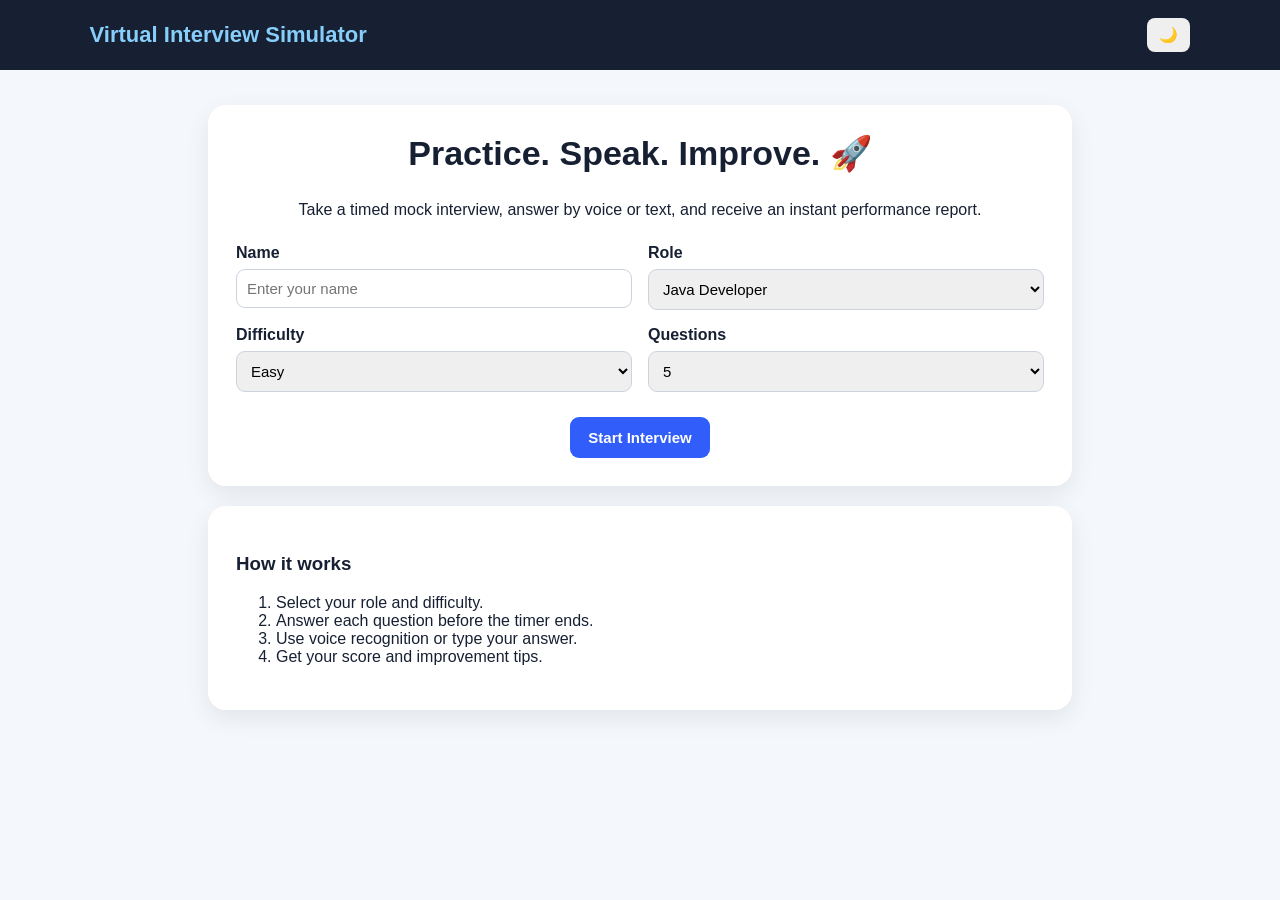
<file: index.html>
<!DOCTYPE html>
<html lang="en">
<head>
<meta charset="UTF-8">
<meta name="viewport" content="width=device-width, initial-scale=1.0">
<title>Virtual Interview Simulator</title>
<link rel="stylesheet" href="style.css">
</head>
<body>
<header><h1>Virtual Interview Simulator</h1><button id="themeBtn">🌙</button></header>
<main class="container">
<section class="card hero">
<h2>Practice. Speak. Improve. 🚀</h2>
<p>Take a timed mock interview, answer by voice or text, and receive an instant performance report.</p>
<div class="form-grid">
<label>Name<input id="candidateName" placeholder="Enter your name"></label>
<label>Role<select id="role"><option>Java Developer</option><option>Web Developer</option><option>Python Developer</option><option>Data Analyst</option></select></label>
<label>Difficulty<select id="difficulty"><option>Easy</option><option>Medium</option><option>Hard</option></select></label>
<label>Questions<select id="questionCount"><option value="5">5</option><option value="10">10</option></select></label>
</div>
<button class="primary" id="startBtn">Start Interview</button>
</section>
<section class="card">
<h3>How it works</h3><ol><li>Select your role and difficulty.</li><li>Answer each question before the timer ends.</li><li>Use voice recognition or type your answer.</li><li>Get your score and improvement tips.</li></ol>
</section>
</main>
<script src="js/questions.js"></script>
<script src="js/app.js"></script>
</body>
</html>
</file>
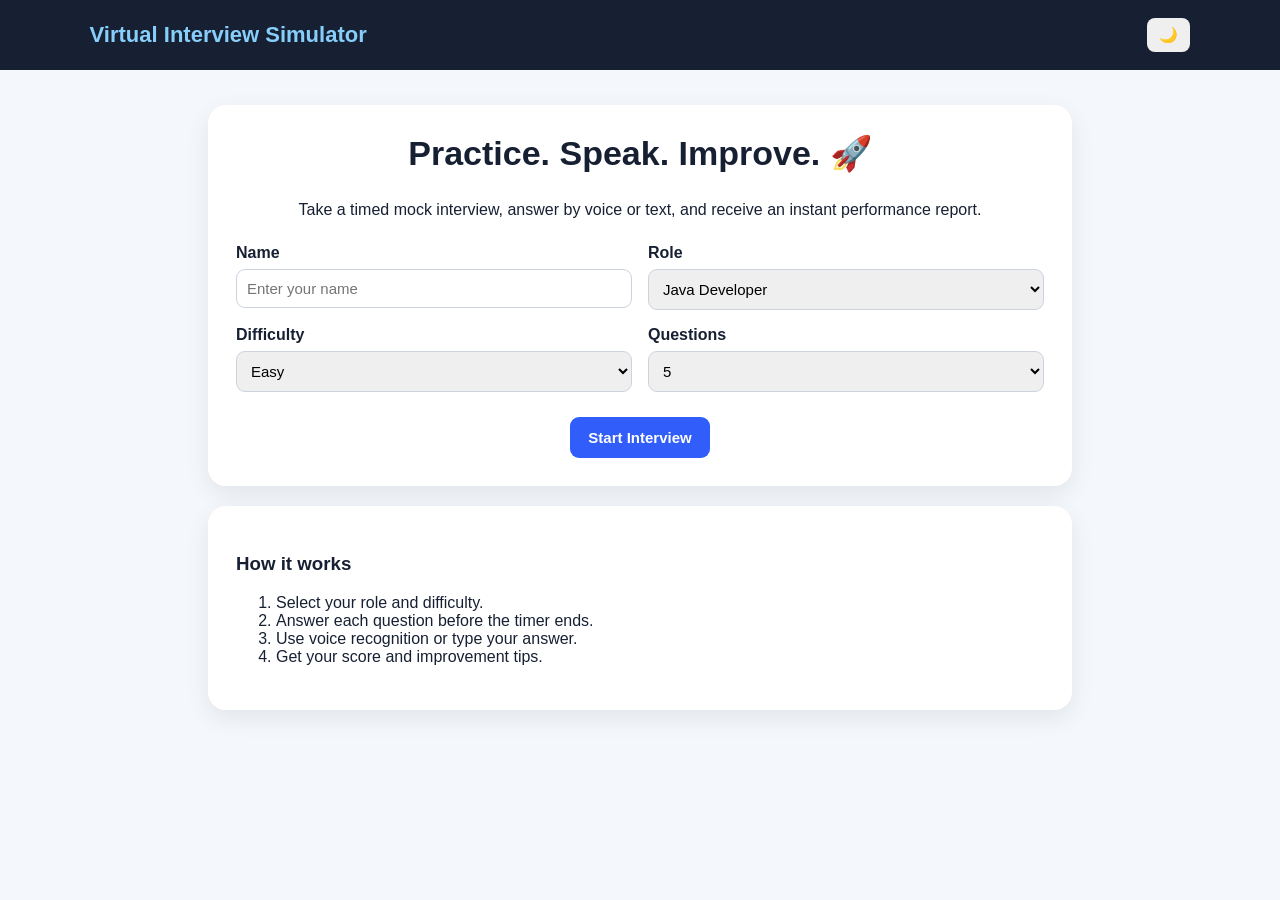
<file: interview.html>
<!DOCTYPE html>
<html lang="en">
<head>
<meta charset="UTF-8"><meta name="viewport" content="width=device-width, initial-scale=1.0">
<title>Interview</title><link rel="stylesheet" href="style.css">
</head>
<body>
<header><h1>Interview Session</h1><button id="themeBtn">🌙</button></header>
<main class="container">
<section class="card">
<div class="topline"><span id="progress">Question 1/5</span><span id="timer">01:00</span></div>
<div class="progress"><div id="progressBar"></div></div>
<h2 id="question">Loading...</h2>
<textarea id="answer" rows="7" placeholder="Type your answer here, or use the microphone..."></textarea>
<div class="buttons">
<button class="secondary" id="voiceBtn">🎙️ Start Voice</button>
<button class="secondary" id="clearBtn">Clear</button>
<button class="primary" id="nextBtn">Next</button>
</div>
<p id="voiceStatus" class="status"></p>
</section>
</main>
<script src="js/questions.js"></script>
<script src="js/recorder.js"></script>
<script src="js/scoring.js"></script>
<script src="js/results.js"></script>
<script src="js/interview.js"></script>
</body>
</html>
</file>
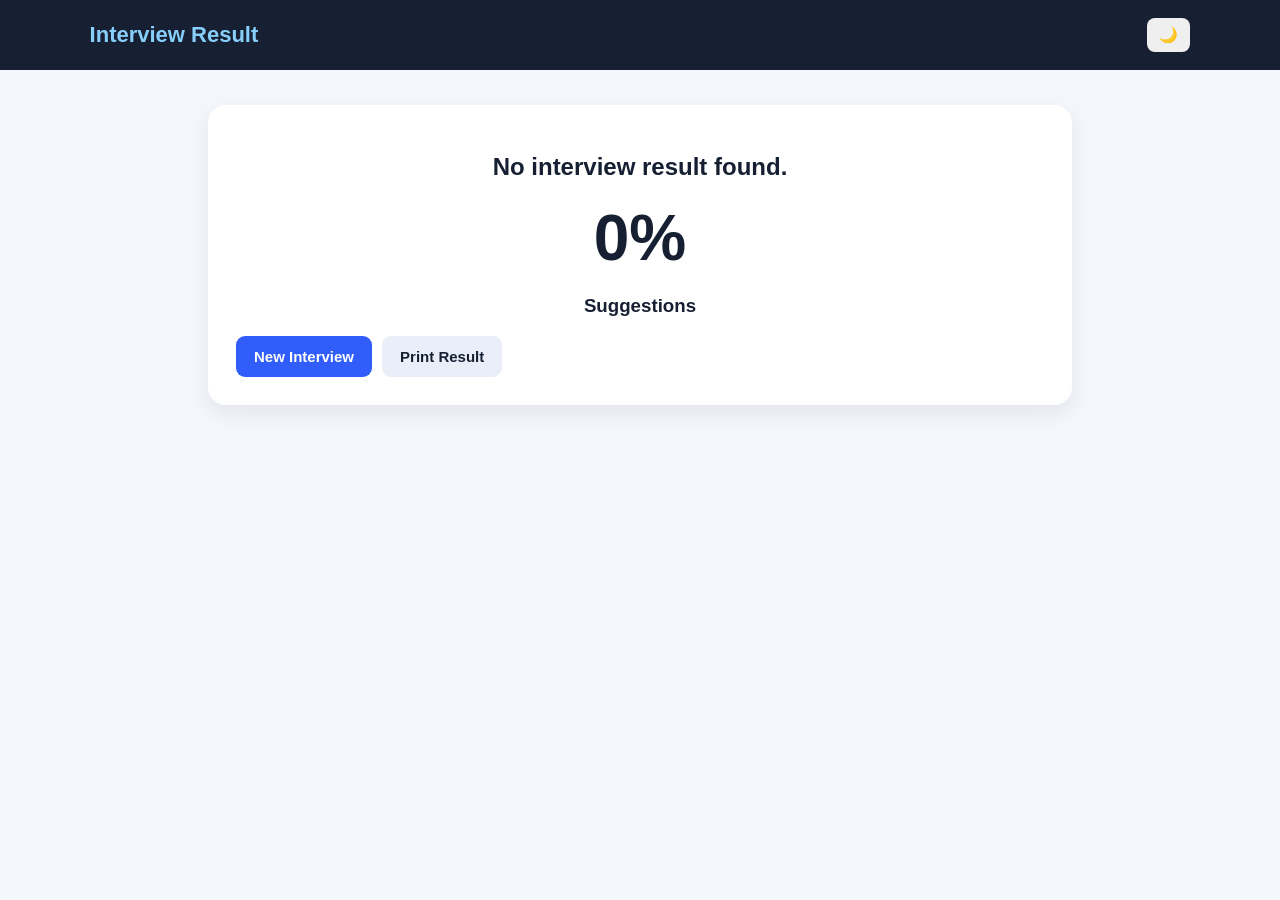
<file: result.html>
<!DOCTYPE html>
<html lang="en">
<head>
<meta charset="UTF-8"><meta name="viewport" content="width=device-width, initial-scale=1.0">
<title>Interview Result</title><link rel="stylesheet" href="style.css">
</head>
<body>
<header><h1>Interview Result</h1><button id="themeBtn">🌙</button></header>
<main class="container">
<section class="card result-card">
<h2 id="candidate"></h2><p id="role"></p>
<div class="score" id="score">0%</div>
<p id="performance"></p>
<div id="details"></div>
<h3>Suggestions</h3><ul id="suggestions"></ul>
<div class="buttons"><button class="primary" onclick="location.href='index.html'">New Interview</button><button class="secondary" onclick="window.print()">Print Result</button></div>
</section>
</main>
<script src="js/results.js"></script>
</body>
</html>
</file>
<file: style.css>
*{box-sizing:border-box}body{margin:0;font-family:Arial,sans-serif;background:#f4f7fb;color:#172033}header{display:flex;justify-content:space-between;align-items:center;padding:18px 7%;background:#172033;color:lightskyblue}header h1{margin:0;font-size:22px}header button{border:0;border-radius:8px;padding:8px 12px;cursor:pointer}.container{max-width:900px;margin:35px auto;padding:0 18px}.card{background:white;border-radius:18px;padding:28px;margin-bottom:20px;box-shadow:0 8px 25px rgba(0,0,0,.08)}.hero{text-align:center}.hero h2{font-size:34px;margin-top:0}.form-grid{display:grid;grid-template-columns:repeat(2,1fr);gap:16px;text-align:left;margin:25px 0}.form-grid label{font-weight:bold}.form-grid input,.form-grid select,textarea{width:100%;margin-top:7px;padding:10px;border:1px solid #ccd3df;border-radius:9px;font-size:15px}button{font-size:15px}.primary,.secondary{border:0;border-radius:9px;padding:12px 18px;cursor:pointer;font-weight:bold}.primary{background:#315efb;color:white}.secondary{background:#e9eef8;color:#172033}.buttons{display:flex;gap:10px;flex-wrap:wrap;margin-top:15px}.topline{display:flex;justify-content:space-between;font-weight:bold;font-size:18px}.progress{height:9px;background:#e7ebf2;border-radius:20px;margin:15px 0 25px;overflow:hidden}.progress div{height:100%;width:0;background:#315efb;transition:.3s}.status{min-height:20px}.score{font-size:64px;font-weight:bold;text-align:center;margin:20px}.result-card{text-align:center}.result-card ul{text-align:left;max-width:500px;margin:auto}.dark{background:#101522;color:#eef2ff}.dark .card{background:#1a2233;color:#eef2ff}.dark input,.dark select,.dark textarea{background:#111827;color:white;border-color:#374151}@media(max-width:600px){.form-grid{grid-template-columns:1fr}.hero h2{font-size:26px}}
</file>
